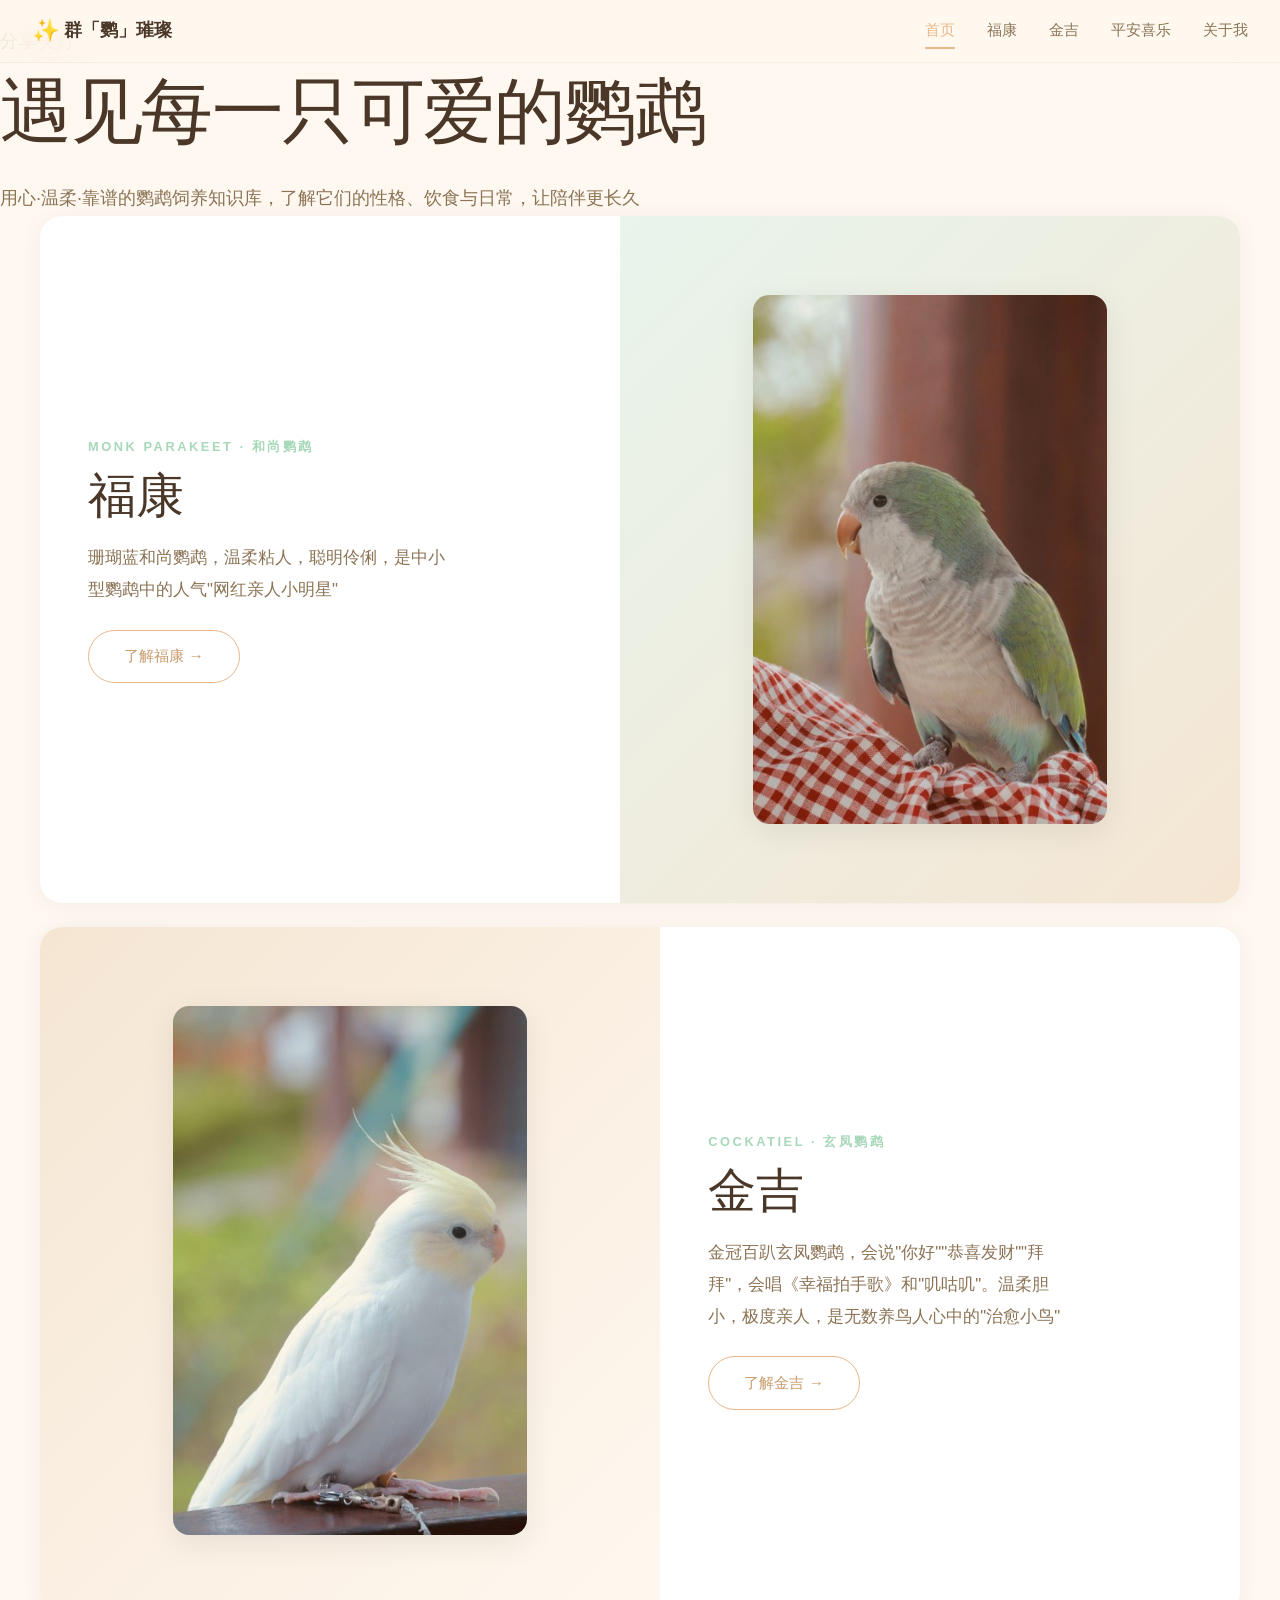
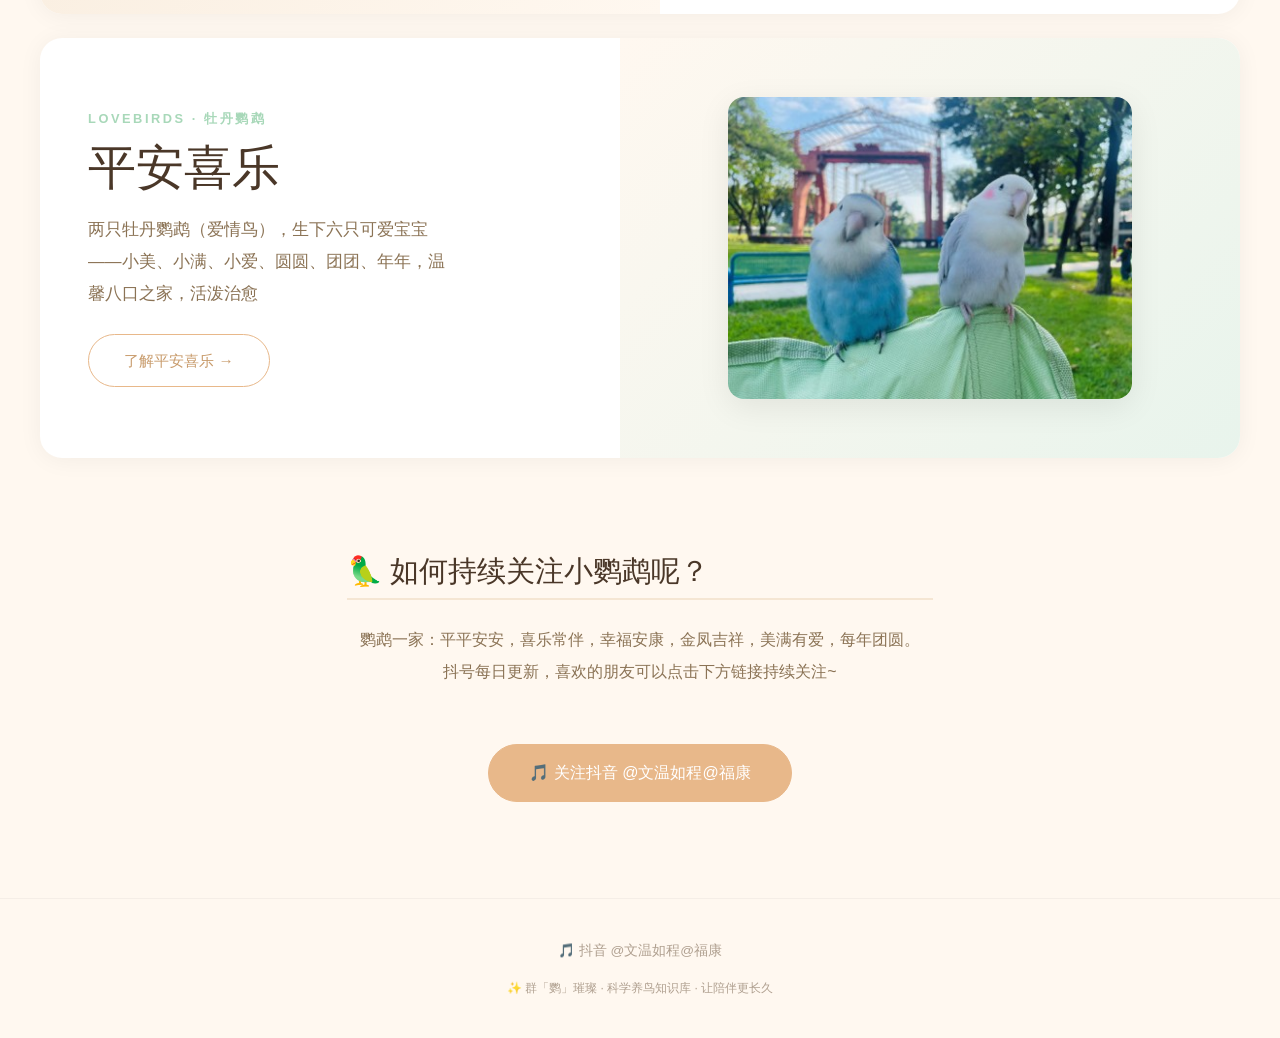
<file: index.html>
<!DOCTYPE html>
<html lang="zh-CN">
<head>
  <meta charset="UTF-8">
  <meta name="viewport" content="width=device-width, initial-scale=1.0">
  <title>群「鹦」璀璨 — 遇见每一只可爱的鹦鹉</title>
  <meta name="description" content="群「鹦」璀璨 — 用心、温柔、靠谱的鹦鹉饲养知识库。了解福康、金吉、平安喜乐的性格、饮食与日常，让陪伴更长久。">
  <link rel="stylesheet" href="css/style.css">
</head>
<body class="home-page">

  <!-- Navigation -->
  <nav class="nav">
    <a href="index.html" class="nav-logo">
      <span class="nav-logo-icon">✨</span>
      <span>群「鹦」璀璨</span>
    </a>
    <div class="nav-links">
      <a href="index.html" class="active">首页</a>
      <a href="fukang.html">福康</a>
      <a href="jinji.html">金吉</a>
      <a href="pinganxile.html">平安喜乐</a>
      <a href="about.html">关于我</a>
    </div>
    <button class="hamburger" aria-label="菜单">
      <span></span><span></span><span></span>
    </button>
  </nav>

  <!-- Mobile Menu -->
  <div class="mobile-menu">
    <a href="index.html" class="active">首页</a>
    <a href="fukang.html">福康</a>
    <a href="jinji.html">金吉</a>
    <a href="pinganxile.html">平安喜乐</a>
    <a href="about.html">关于我</a>
  </div>

  <!-- Hero Section -->
  <section class="hero fade-in">
    <p class="hero-subtitle">分享美好</p>
    <h1>遇见每一只可爱的鹦鹉</h1>
    <p>用心·温柔·靠谱的鹦鹉饲养知识库，了解它们的性格、饮食与日常，让陪伴更长久</p>
  </section>

  <!-- 福康 Card -->
  <section class="parrot-card fade-in">
    <div class="parrot-card-info">
      <span class="section-label">Monk Parakeet · 和尚鹦鹉</span>
      <h2>福康</h2>
      <p>珊瑚蓝和尚鹦鹉，温柔粘人，聪明伶俐，是中小型鹦鹉中的人气"网红亲人小明星"</p>
      <a href="fukang.html" class="btn">了解福康 →</a>
    </div>
    <div class="parrot-card-image gradient-mint">
      <img src="images/fukang/福康照片1.jpg" alt="福康 — 珊瑚蓝和尚鹦鹉" loading="lazy">
    </div>
  </section>

  <!-- 金吉 Card -->
  <section class="parrot-card reverse fade-in">
    <div class="parrot-card-info">
      <span class="section-label">Cockatiel · 玄凤鹦鹉</span>
      <h2>金吉</h2>
      <p>金冠百趴玄凤鹦鹉，会说"你好""恭喜发财""拜拜"，会唱《幸福拍手歌》和"叽咕叽"。温柔胆小，极度亲人，是无数养鸟人心中的"治愈小鸟"</p>
      <a href="jinji.html" class="btn">了解金吉 →</a>
    </div>
    <div class="parrot-card-image gradient-cream">
      <img src="images/jinji/金吉图片1.jpg" alt="金吉 — 金冠百趴玄凤鹦鹉" loading="lazy">
    </div>
  </section>

  <!-- 平安喜乐 Card -->
  <section class="parrot-card fade-in">
    <div class="parrot-card-info">
      <span class="section-label">Lovebirds · 牡丹鹦鹉</span>
      <h2>平安喜乐</h2>
      <p>两只牡丹鹦鹉（爱情鸟），生下六只可爱宝宝——小美、小满、小爱、圆圆、团团、年年，温馨八口之家，活泼治愈</p>
      <a href="pinganxile.html" class="btn">了解平安喜乐 →</a>
    </div>
    <div class="parrot-card-image gradient-warm">
      <img src="images/pinganxile/平安喜乐合照.jpg" alt="平安喜乐 — 牡丹鹦鹉一家" loading="lazy">
    </div>
  </section>

  <!-- Follow Section -->
  <section class="content-section fade-in" style="text-align: center; max-width: 650px; margin: var(--space-3xl) auto var(--space-xl);">
    <h3>🦜 如何持续关注小鹦鹉呢？</h3>
    <p style="font-size: 1rem; line-height: 2; margin: var(--space-lg) 0 var(--space-xl);">
      鹦鹉一家：平平安安，喜乐常伴，幸福安康，金凤吉祥，美满有爱，每年团圆。<br>
      抖号每日更新，喜欢的朋友可以点击下方链接持续关注~
    </p>
    <a href="https://www.douyin.com/user/MS4wLjABAAAAV8rXyBWf4rUyD3MKCl1wyQmlUfeX_6ObO_BlxV5pvEc" target="_blank" rel="noopener" class="btn btn-primary" style="font-size: 1rem; padding: 0.9rem 2.5rem;">🎵 关注抖音 @文温如程@福康</a>
  </section>

  <!-- Footer -->
  <footer class="footer fade-in">
    <div class="footer-social">
      <a href="https://www.douyin.com/user/MS4wLjABAAAAV8rXyBWf4rUyD3MKCl1wyQmlUfeX_6ObO_BlxV5pvEc" target="_blank" rel="noopener">🎵 抖音 @文温如程@福康</a>
    </div>
    <div class="footer-copy">
      ✨ 群「鹦」璀璨 · 科学养鸟知识库 · 让陪伴更长久
    </div>
  </footer>

  <!-- Back to Top -->
  <button class="back-to-top" aria-label="返回顶部">↑</button>

  <script src="js/main.js"></script>
</body>
</html>
</file>
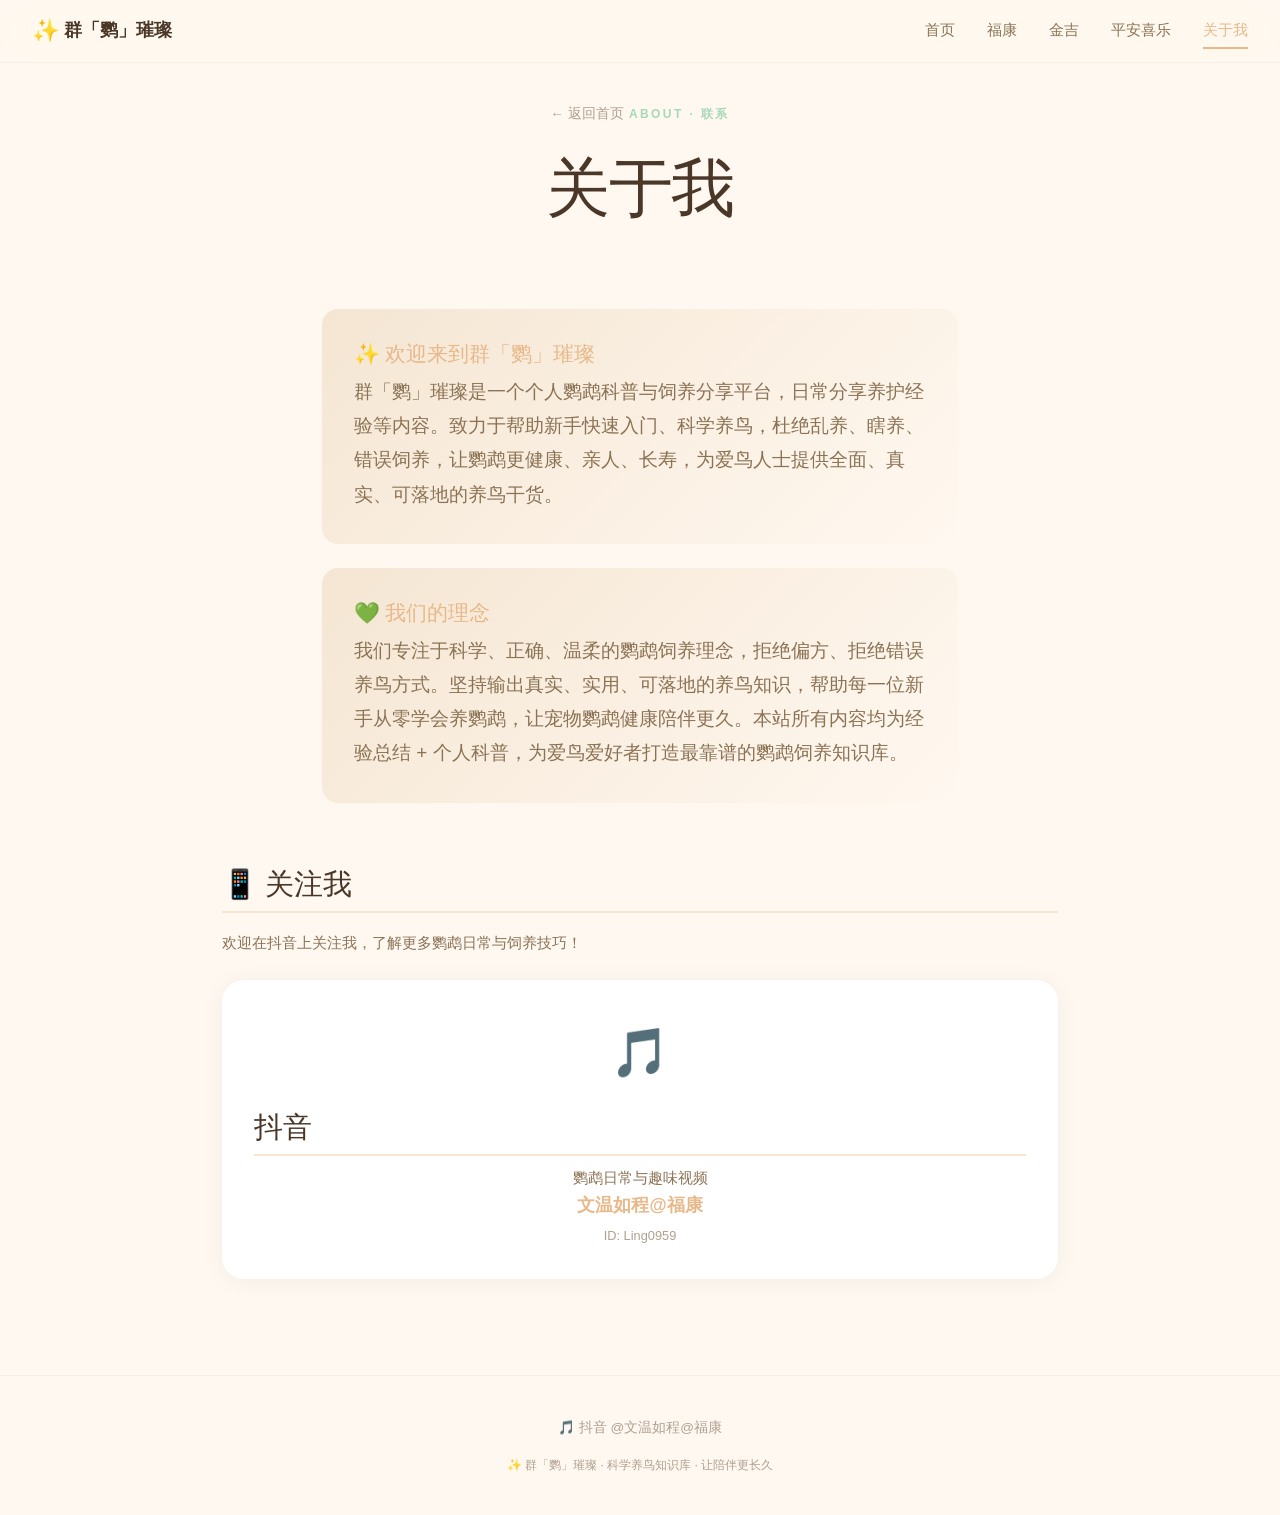
<file: about.html>
<!DOCTYPE html>
<html lang="zh-CN">
<head>
  <meta charset="UTF-8">
  <meta name="viewport" content="width=device-width, initial-scale=1.0">
  <title>关于我 — 群「鹦」璀璨</title>
  <meta name="description" content="群「鹦」璀璨 — 联系我，关注我的抖音，了解更多鹦鹉饲养知识。">
  <link rel="stylesheet" href="css/style.css">
</head>
<body>

  <!-- Navigation -->
  <nav class="nav">
    <a href="index.html" class="nav-logo">
      <span class="nav-logo-icon">✨</span>
      <span>群「鹦」璀璨</span>
    </a>
    <div class="nav-links">
      <a href="index.html">首页</a>
      <a href="fukang.html">福康</a>
      <a href="jinji.html">金吉</a>
      <a href="pinganxile.html">平安喜乐</a>
      <a href="about.html" class="active">关于我</a>
    </div>
    <button class="hamburger" aria-label="菜单">
      <span></span><span></span><span></span>
    </button>
  </nav>

  <!-- Mobile Menu -->
  <div class="mobile-menu">
    <a href="index.html">首页</a>
    <a href="fukang.html">福康</a>
    <a href="jinji.html">金吉</a>
    <a href="pinganxile.html">平安喜乐</a>
    <a href="about.html" class="active">关于我</a>
  </div>

  <!-- Page Header -->
  <header class="page-header fade-in">
    <a href="index.html" class="back-link">← 返回首页</a>
    <span class="section-label">About · 联系</span>
    <h1>关于我</h1>
  </header>

  <!-- About Content -->
  <section class="about-section fade-in">
    <div class="highlight-box">
      <h4>✨ 欢迎来到群「鹦」璀璨</h4>
      <p>群「鹦」璀璨是一个个人鹦鹉科普与饲养分享平台，日常分享养护经验等内容。致力于帮助新手快速入门、科学养鸟，杜绝乱养、瞎养、错误饲养，让鹦鹉更健康、亲人、长寿，为爱鸟人士提供全面、真实、可落地的养鸟干货。</p>
    </div>

    <div class="highlight-box" style="margin-top: var(--space-lg);">
      <h4>💚 我们的理念</h4>
      <p>我们专注于科学、正确、温柔的鹦鹉饲养理念，拒绝偏方、拒绝错误养鸟方式。坚持输出真实、实用、可落地的养鸟知识，帮助每一位新手从零学会养鹦鹉，让宠物鹦鹉健康陪伴更久。本站所有内容均为经验总结 + 个人科普，为爱鸟爱好者打造最靠谱的鹦鹉饲养知识库。</p>
    </div>
  </section>

  <!-- Social Accounts -->
  <section class="content-section fade-in">
    <h3>📱 关注我</h3>
    <p style="margin-bottom: var(--space-lg);">欢迎在抖音上关注我，了解更多鹦鹉日常与饲养技巧！</p>

    <div class="social-cards">
      <div class="social-card" style="cursor:pointer" onclick="window.open('https://www.douyin.com/user/MS4wLjABAAAAV8rXyBWf4rUyD3MKCl1wyQmlUfeX_6ObO_BlxV5pvEc', '_blank')">
        <div class="social-icon">🎵</div>
        <h3>抖音</h3>
        <p>鹦鹉日常与趣味视频</p>
        <div class="social-id">文温如程@福康</div>
        <div style="font-size:0.8rem;color:var(--text-muted);margin-top:4px">ID: Ling0959</div>
      </div>
    </div>
  </section>

  <!-- Footer -->
  <footer class="footer fade-in">
    <div class="footer-social">
      <a href="https://www.douyin.com/user/MS4wLjABAAAAV8rXyBWf4rUyD3MKCl1wyQmlUfeX_6ObO_BlxV5pvEc" target="_blank" rel="noopener">🎵 抖音 @文温如程@福康</a>
    </div>
    <div class="footer-copy">
      ✨ 群「鹦」璀璨 · 科学养鸟知识库 · 让陪伴更长久
    </div>
  </footer>

  <!-- Back to Top -->
  <button class="back-to-top" aria-label="返回顶部">↑</button>

  <script src="js/main.js"></script>
</body>
</html>
</file>
<file: css/style.css>
/* ============================================
   鹦鹉乐园 — Parrot Paradise
   Modern Minimal Warm Design System
   ============================================ */

/* --- CSS Custom Properties --- */
:root {
  /* Warm Color Palette */
  --cream-white: #FFF8F0;
  --cream: #F5E6D3;
  --warm-apricot: #E8B88A;
  --mint-green: #A8D8B9;
  --wood-brown: #8B7355;
  --deep-brown: #4A3728;

  /* Functional Colors */
  --text-primary: #4A3728;
  --text-secondary: #8B7355;
  --text-muted: #B0A090;
  --bg-primary: #FFF8F0;
  --bg-card: #FFFFFF;
  --border-subtle: rgba(0, 0, 0, 0.04);
  --border-medium: rgba(0, 0, 0, 0.08);
  --shadow-card: 0 2px 24px rgba(0, 0, 0, 0.05);
  --shadow-hover: 0 8px 40px rgba(0, 0, 0, 0.08);

  /* Typography */
  --font-display: 'Georgia', 'Noto Serif SC', serif;
  --font-body: -apple-system, BlinkMacSystemFont, 'Segoe UI', 'PingFang SC', 'Microsoft YaHei', sans-serif;
  --font-mono: 'SF Mono', 'Cascadia Code', monospace;

  /* Spacing */
  --space-xs: 4px;
  --space-sm: 8px;
  --space-md: 16px;
  --space-lg: 24px;
  --space-xl: 32px;
  --space-2xl: 48px;
  --space-3xl: 64px;

  /* Border Radius */
  --radius-sm: 8px;
  --radius-md: 16px;
  --radius-lg: 22px;
  --radius-xl: 28px;
  --radius-full: 9999px;

  /* Transitions */
  --ease-out-expo: cubic-bezier(0.19, 1, 0.22, 1);
  --ease-out-quint: cubic-bezier(0.22, 1, 0.36, 1);
  --duration-fast: 0.2s;
  --duration-normal: 0.4s;
  --duration-slow: 0.6s;

  /* Z-index layers */
  --z-nav: 100;
  --z-overlay: 200;
  --z-modal: 300;
}

/* --- Reset & Base --- */
*, *::before, *::after {
  box-sizing: border-box;
  margin: 0;
  padding: 0;
}

html {
  scroll-behavior: smooth;
  -webkit-font-smoothing: antialiased;
  -moz-osx-font-smoothing: grayscale;
}

body {
  font-family: var(--font-body);
  font-size: 19px;
  line-height: 1.7;
  color: var(--text-primary);
  background-color: var(--bg-primary);
  overflow-x: hidden;
}

img {
  display: block;
  max-width: 100%;
  height: auto;
}

a {
  color: inherit;
  text-decoration: none;
  transition: color var(--duration-fast) var(--ease-out-expo);
}

ul {
  list-style: none;
}

/* --- Typography --- */
h1, h2, h3, h4 {
  font-family: var(--font-display);
  font-weight: 400;
  line-height: 1.25;
  color: var(--text-primary);
}

h1 { font-size: clamp(2.6rem, 6vw, 4rem); letter-spacing: -0.02em; }
h2 { font-size: clamp(1.9rem, 4.2vw, 3rem); }
h3 { font-size: clamp(1.4rem, 2.5vw, 1.8rem); }
h4 { font-size: 1.3rem; }

p {
  color: var(--text-secondary);
  line-height: 1.8;
}

.section-label {
  font-size: 0.75rem;
  text-transform: uppercase;
  letter-spacing: 0.2em;
  color: var(--mint-green);
  font-weight: 700;
  font-family: var(--font-body);
}

/* --- Navigation --- */
.nav {
  position: fixed;
  top: 0;
  left: 0;
  right: 0;
  z-index: var(--z-nav);
  padding: 0.75rem var(--space-xl);
  background: rgba(255, 248, 240, 0.75);
  backdrop-filter: blur(20px) saturate(180%);
  -webkit-backdrop-filter: blur(20px) saturate(180%);
  border-bottom: 1px solid var(--border-subtle);
  display: flex;
  align-items: center;
  justify-content: space-between;
  transition: background var(--duration-normal) var(--ease-out-expo);
}

.nav.scrolled {
  background: rgba(255, 248, 240, 0.92);
  box-shadow: 0 1px 16px rgba(0, 0, 0, 0.04);
}

.nav-logo {
  font-family: var(--font-display);
  font-weight: 700;
  font-size: 1.1rem;
  color: var(--deep-brown);
  display: flex;
  align-items: center;
  gap: var(--space-xs);
}

.nav-logo-icon {
  font-size: 1.4rem;
}

.nav-links {
  display: flex;
  gap: var(--space-xl);
  align-items: center;
}

.nav-links a {
  font-size: 0.95rem;
  color: var(--text-secondary);
  padding: var(--space-xs) 0;
  border-bottom: 2px solid transparent;
  transition: all var(--duration-fast) var(--ease-out-expo);
}

.nav-links a:hover,
.nav-links a.active {
  color: var(--warm-apricot);
  border-bottom-color: var(--warm-apricot);
}

/* Hamburger Menu Button */
.hamburger {
  display: none;
  flex-direction: column;
  gap: 5px;
  cursor: pointer;
  padding: var(--space-sm);
  background: none;
  border: none;
  z-index: calc(var(--z-nav) + 1);
}

.hamburger span {
  display: block;
  width: 24px;
  height: 2px;
  background: var(--deep-brown);
  border-radius: 1px;
  transition: all var(--duration-fast) var(--ease-out-expo);
}

.hamburger.active span:nth-child(1) {
  transform: rotate(45deg) translate(5px, 5px);
}

.hamburger.active span:nth-child(2) {
  opacity: 0;
}

.hamburger.active span:nth-child(3) {
  transform: rotate(-45deg) translate(5px, -5px);
}

/* Mobile Menu */
.mobile-menu {
  display: none;
  position: fixed;
  top: 0;
  left: 0;
  right: 0;
  bottom: 0;
  background: rgba(255, 248, 240, 0.97);
  backdrop-filter: blur(20px);
  -webkit-backdrop-filter: blur(20px);
  z-index: var(--z-overlay);
  flex-direction: column;
  align-items: center;
  justify-content: center;
  gap: var(--space-xl);
  opacity: 0;
  pointer-events: none;
  transition: opacity var(--duration-normal) var(--ease-out-expo);
}

.mobile-menu.active {
  opacity: 1;
  pointer-events: auto;
}

.mobile-menu a {
  font-size: 1.5rem;
  font-family: var(--font-display);
  color: var(--deep-brown);
  transition: color var(--duration-fast) var(--ease-out-expo);
}

.mobile-menu a:hover,
.mobile-menu a.active {
  color: var(--warm-apricot);
}

/* --- Homepage Large Typography --- */
.home-page .hero {
  max-width: 760px;
}

.home-page .hero-subtitle {
  font-size: 1.15rem;
  color: var(--warm-apricot);
  margin-bottom: var(--space-sm);
  letter-spacing: 0.05em;
}

.home-page .hero h1 {
  font-size: clamp(2.8rem, 7vw, 4.5rem);
}

.home-page .hero p {
  font-size: 1.15rem;
  color: var(--text-secondary);
  margin-top: var(--space-lg);
  line-height: 1.9;
}

.home-page .parrot-card-info p {
  font-size: 1.05rem;
  max-width: 360px;
  line-height: 1.9;
}

.home-page .section-label {
  font-size: 0.8rem;
}

.home-page .btn {
  font-size: 0.95rem;
  padding: 0.8rem 2.2rem;
}

/* --- Detail Page Info Cards --- */
.info-item .label {
  font-size: 0.95rem;
  text-transform: uppercase;
  letter-spacing: 0.1em;
  color: var(--text-muted);
  margin-bottom: var(--space-xs);
}

.info-item .value {
  font-size: 0.95rem;
  font-weight: 500;
  color: var(--text-primary);
}

/* --- Detail Page Content Text --- */
.content-section p {
  font-size: 0.95rem;
}

.content-section .info-grid + p,
.content-section .care-tips + p {
  font-size: 0.95rem;
}

/* --- Parrot Card --- */
.parrot-card {
  margin: 0 auto var(--space-lg);
  max-width: 1200px;
  border-radius: var(--radius-lg);
  overflow: hidden;
  background: var(--bg-card);
  box-shadow: var(--shadow-card);
  display: flex;
  align-items: stretch;
  min-height: 420px;
  transition: box-shadow var(--duration-normal) var(--ease-out-expo),
              transform var(--duration-normal) var(--ease-out-expo);
}

.parrot-card:hover {
  box-shadow: var(--shadow-hover);
  transform: translateY(-2px);
}

.parrot-card.reverse {
  flex-direction: row-reverse;
}

.parrot-card-info {
  flex: 1;
  padding: 3.5rem 3rem;
  display: flex;
  flex-direction: column;
  justify-content: center;
}

.parrot-card-info h2 {
  margin: var(--space-sm) 0 var(--space-md);
}

.parrot-card-info p {
  font-size: 1.05rem;
  max-width: 360px;
}

.parrot-card-image {
  flex: 1.15;
  display: flex;
  align-items: center;
  justify-content: center;
  overflow: hidden;
  padding: var(--space-xl);
}

.parrot-card-image img {
  max-width: 85%;
  max-height: 85%;
  object-fit: contain;
  border-radius: var(--radius-md);
  box-shadow: 0 8px 32px rgba(0, 0, 0, 0.08);
  transition: transform var(--duration-slow) var(--ease-out-expo);
}

.parrot-card:hover .parrot-card-image img {
  transform: scale(1.03);
}

/* Gradients for card image areas */
.gradient-mint { background: linear-gradient(135deg, #E8F4EC 0%, #F5E6D3 100%); }
.gradient-cream { background: linear-gradient(135deg, #F5E6D3 0%, #FFF8F0 100%); }
.gradient-warm { background: linear-gradient(135deg, #FFF8F0 0%, #E8F4EC 100%); }

/* --- Buttons --- */
.btn {
  display: inline-block;
  padding: 0.8rem 2.2rem;
  border-radius: var(--radius-full);
  border: 1.5px solid var(--warm-apricot);
  color: #C89B6B;
  font-size: 0.95rem;
  font-weight: 500;
  cursor: pointer;
  transition: all var(--duration-fast) var(--ease-out-expo);
  background: transparent;
  font-family: var(--font-body);
  margin-top: var(--space-lg);
  align-self: flex-start;
}

.btn:hover {
  background: var(--warm-apricot);
  color: #fff;
  transform: translateY(-1px);
  box-shadow: 0 4px 16px rgba(232, 184, 138, 0.3);
}

.btn-primary {
  background: var(--warm-apricot);
  color: #fff;
  border-color: var(--warm-apricot);
}

/* --- Footer --- */
.footer {
  padding: 2.5rem var(--space-xl);
  text-align: center;
  border-top: 1px solid var(--border-subtle);
  margin-top: var(--space-3xl);
}

.footer-social {
  display: flex;
  justify-content: center;
  gap: var(--space-lg);
  margin-bottom: var(--space-md);
}

.footer-social a {
  color: var(--text-muted);
  font-size: 0.85rem;
  transition: color var(--duration-fast) var(--ease-out-expo);
}

.footer-social a:hover {
  color: var(--warm-apricot);
}

.footer-copy {
  font-size: 0.75rem;
  color: var(--text-muted);
}

/* --- Page Header (for detail pages) --- */
.page-header {
  padding: 6rem var(--space-xl) 2rem;
  text-align: center;
}

.page-header .section-label {
  display: inline-block;
  margin-bottom: var(--space-sm);
}

.back-link {
  display: inline-flex;
  align-items: center;
  gap: var(--space-xs);
  font-size: 0.85rem;
  color: var(--text-muted);
  margin-bottom: var(--space-lg);
  transition: color var(--duration-fast) var(--ease-out-expo);
}

.back-link:hover {
  color: var(--warm-apricot);
}

/* --- Content Sections (detail pages) --- */
.content-section {
  max-width: 900px;
  margin: 0 auto;
  padding: var(--space-xl) var(--space-xl);
}

.content-section h3 {
  margin-bottom: var(--space-md);
  padding-bottom: var(--space-sm);
  border-bottom: 2px solid var(--cream);
  display: flex;
  align-items: center;
  gap: var(--space-sm);
}

.section-icon {
  font-size: 1.3rem;
}

.info-grid {
  display: grid;
  grid-template-columns: repeat(auto-fit, minmax(200px, 1fr));
  gap: var(--space-md);
  margin-top: var(--space-md);
}

.info-item {
  background: var(--bg-card);
  padding: var(--space-lg);
  border-radius: var(--radius-md);
  box-shadow: var(--shadow-card);
}

/* --- Photo Gallery --- */
.gallery {
  display: grid;
  grid-template-columns: repeat(auto-fill, minmax(320px, 1fr));
  gap: var(--space-lg);
  margin-top: var(--space-md);
}

.gallery-item {
  border-radius: var(--radius-md);
  overflow: hidden;
  cursor: pointer;
  aspect-ratio: 4/3;
  position: relative;
  background: var(--cream);
}

.gallery-item img {
  width: 100%;
  height: 100%;
  object-fit: cover;
  transition: transform var(--duration-slow) var(--ease-out-expo);
}

.gallery-item:hover img {
  transform: scale(1.05);
}

.gallery-item::after {
  content: '🔍';
  position: absolute;
  top: 50%;
  left: 50%;
  transform: translate(-50%, -50%) scale(0);
  font-size: 1.5rem;
  opacity: 0;
  transition: all var(--duration-fast) var(--ease-out-expo);
  pointer-events: none;
}

.gallery-item:hover::after {
  transform: translate(-50%, -50%) scale(1);
  opacity: 1;
}

/* Large standalone image (detail pages) */
.detail-hero-img {
  display: block;
  margin: var(--space-xl) auto;
  max-width: 100%;
  width: 100%;
  border-radius: var(--radius-lg);
  box-shadow: var(--shadow-card);
  cursor: pointer;
  transition: transform var(--duration-slow) var(--ease-out-expo);
}

.detail-hero-img:hover {
  transform: scale(1.02);
}

/* Standalone image wrapper for centered large photos */
.detail-photo {
  text-align: center;
  margin: var(--space-xl) 0;
}

.detail-photo img {
  max-width: 100%;
  width: auto;
  border-radius: var(--radius-lg);
  box-shadow: var(--shadow-card);
  cursor: pointer;
  display: inline-block;
}

/* --- Video Cards --- */
.video-card {
  background: var(--bg-card);
  border-radius: var(--radius-md);
  overflow: hidden;
  box-shadow: var(--shadow-card);
  cursor: pointer;
  transition: all var(--duration-normal) var(--ease-out-expo);
}

.video-card:hover {
  box-shadow: var(--shadow-hover);
  transform: translateY(-2px);
}

.video-thumb {
  background: linear-gradient(135deg, var(--cream), var(--cream-white));
  height: 200px;
  display: flex;
  align-items: center;
  justify-content: center;
  font-size: 3rem;
  position: relative;
}

.video-thumb::after {
  content: '';
  position: absolute;
  width: 64px;
  height: 64px;
  border-radius: 50%;
  background: rgba(255, 255, 255, 0.9);
  box-shadow: 0 4px 16px rgba(0, 0, 0, 0.1);
}

.video-thumb .play-icon {
  position: relative;
  z-index: 1;
  font-size: 1.5rem;
  margin-left: 4px;
}

.video-card .video-label {
  padding: var(--space-md);
  font-size: 0.9rem;
  color: var(--text-primary);
  font-weight: 500;
}

/* --- Lightbox --- */
.lightbox {
  display: none;
  position: fixed;
  top: 0;
  left: 0;
  right: 0;
  bottom: 0;
  background: rgba(0, 0, 0, 0.92);
  z-index: var(--z-modal);
  align-items: center;
  justify-content: center;
  cursor: pointer;
}

.lightbox.active {
  display: flex;
}

.lightbox img {
  max-width: 90vw;
  max-height: 85vh;
  object-fit: contain;
  border-radius: var(--radius-sm);
  animation: lightboxIn var(--duration-normal) var(--ease-out-expo);
}

.lightbox-close {
  position: absolute;
  top: var(--space-lg);
  right: var(--space-lg);
  color: #fff;
  font-size: 2rem;
  cursor: pointer;
  width: 48px;
  height: 48px;
  display: flex;
  align-items: center;
  justify-content: center;
  border-radius: 50%;
  background: rgba(255, 255, 255, 0.1);
  transition: background var(--duration-fast) var(--ease-out-expo);
}

.lightbox-close:hover {
  background: rgba(255, 255, 255, 0.2);
}

@keyframes lightboxIn {
  from { opacity: 0; transform: scale(0.92); }
  to { opacity: 1; transform: scale(1); }
}

/* --- Video Modal --- */
.video-modal {
  display: none;
  position: fixed;
  top: 0;
  left: 0;
  right: 0;
  bottom: 0;
  background: rgba(0, 0, 0, 0.85);
  z-index: var(--z-modal);
  align-items: center;
  justify-content: center;
}

.video-modal.active {
  display: flex;
}

.video-modal-content {
  position: relative;
  width: 90vw;
  max-width: 900px;
  animation: lightboxIn var(--duration-normal) var(--ease-out-expo);
}

.video-modal-content video {
  width: 100%;
  border-radius: var(--radius-md);
  background: #000;
}

/* --- Bilibili Embed --- */
.bilibili-container {
  position: relative;
  width: 100%;
  padding-top: 56.25%; /* 16:9 aspect ratio */
}

.bilibili-container iframe {
  position: absolute;
  top: 0;
  left: 0;
  width: 100%;
  height: 100%;
  border-radius: var(--radius-md);
  border: none;
}

.video-modal-close {
  position: absolute;
  top: -48px;
  right: 0;
  color: #fff;
  font-size: 2rem;
  cursor: pointer;
  width: 40px;
  height: 40px;
  display: flex;
  align-items: center;
  justify-content: center;
  border-radius: 50%;
  background: none;
  border: none;
  transition: opacity var(--duration-fast) var(--ease-out-expo);
}

.video-modal-close:hover {
  opacity: 0.7;
}

/* --- Back to Top --- */
.back-to-top {
  position: fixed;
  bottom: var(--space-xl);
  right: var(--space-xl);
  width: 48px;
  height: 48px;
  border-radius: 50%;
  background: var(--bg-card);
  box-shadow: var(--shadow-card);
  border: 1px solid var(--border-medium);
  cursor: pointer;
  display: flex;
  align-items: center;
  justify-content: center;
  font-size: 1.25rem;
  color: var(--text-secondary);
  opacity: 0;
  transform: translateY(16px);
  pointer-events: none;
  transition: all var(--duration-normal) var(--ease-out-expo);
  z-index: var(--z-overlay);
}

.back-to-top.visible {
  opacity: 1;
  transform: translateY(0);
  pointer-events: auto;
}

.back-to-top:hover {
  box-shadow: var(--shadow-hover);
  transform: translateY(-2px);
}

/* --- Scroll Animation --- */
.fade-in {
  opacity: 0;
  transform: translateY(30px);
  transition: opacity var(--duration-slow) var(--ease-out-quint),
              transform var(--duration-slow) var(--ease-out-quint);
}

.fade-in.visible {
  opacity: 1;
  transform: translateY(0);
}

/* Stagger children */
.stagger-children > * {
  opacity: 0;
  transform: translateY(20px);
  transition: opacity 0.5s var(--ease-out-quint),
              transform 0.5s var(--ease-out-quint);
}

.stagger-children.visible > *:nth-child(1) { transition-delay: 0s; opacity: 1; transform: translateY(0); }
.stagger-children.visible > *:nth-child(2) { transition-delay: 0.1s; opacity: 1; transform: translateY(0); }
.stagger-children.visible > *:nth-child(3) { transition-delay: 0.2s; opacity: 1; transform: translateY(0); }
.stagger-children.visible > *:nth-child(4) { transition-delay: 0.3s; opacity: 1; transform: translateY(0); }
.stagger-children.visible > *:nth-child(5) { transition-delay: 0.4s; opacity: 1; transform: translateY(0); }
.stagger-children.visible > *:nth-child(6) { transition-delay: 0.5s; opacity: 1; transform: translateY(0); }

/* --- Care Tips Cards --- */
.care-tips {
  display: grid;
  grid-template-columns: repeat(auto-fit, minmax(250px, 1fr));
  gap: var(--space-md);
  margin-top: var(--space-md);
}

.tip-card {
  background: var(--bg-card);
  padding: var(--space-xl);
  border-radius: var(--radius-md);
  box-shadow: var(--shadow-card);
  border-left: 3px solid var(--mint-green);
  transition: all var(--duration-normal) var(--ease-out-expo);
}

.tip-card:hover {
  box-shadow: var(--shadow-hover);
  transform: translateY(-2px);
}

.tip-card .tip-icon {
  font-size: 2rem;
  margin-bottom: var(--space-md);
}

.tip-card h4 {
  margin-bottom: var(--space-sm);
}

.tip-card p {
  font-size: 0.9rem;
}

/* --- About Page --- */
.about-section {
  max-width: 700px;
  margin: 0 auto;
  padding: var(--space-xl);
}

.social-cards {
  display: grid;
  grid-template-columns: repeat(auto-fit, minmax(250px, 1fr));
  gap: var(--space-md);
  margin-top: var(--space-lg);
}

.social-card {
  background: var(--bg-card);
  padding: var(--space-xl);
  border-radius: var(--radius-lg);
  text-align: center;
  box-shadow: var(--shadow-card);
  transition: all var(--duration-normal) var(--ease-out-expo);
}

.social-card:hover {
  box-shadow: var(--shadow-hover);
  transform: translateY(-2px);
}

.social-card .social-icon {
  font-size: 3rem;
  margin-bottom: var(--space-md);
}

.social-card h3 {
  margin-bottom: var(--space-sm);
}

.social-card .social-id {
  font-size: 1.1rem;
  color: var(--warm-apricot);
  font-weight: 600;
}

/* --- Family Section for 平安喜乐 --- */
.family-tree {
  display: flex;
  flex-wrap: wrap;
  gap: var(--space-lg);
  justify-content: center;
  align-items: center;
  margin-top: var(--space-lg);
}

.family-member {
  text-align: center;
  background: var(--bg-card);
  padding: var(--space-lg);
  border-radius: var(--radius-md);
  box-shadow: var(--shadow-card);
}

.family-member .member-icon {
  font-size: 3rem;
  margin-bottom: var(--space-sm);
}

.family-member .member-name {
  font-weight: 600;
  color: var(--text-primary);
}

.family-member .member-role {
  font-size: 0.8rem;
  color: var(--text-muted);
}

.family-heart {
  font-size: 2rem;
  color: var(--warm-apricot);
}

/* --- Highlight Box --- */
.highlight-box {
  background: linear-gradient(135deg, var(--cream), var(--cream-white));
  border-radius: var(--radius-md);
  padding: var(--space-xl);
  margin-top: var(--space-md);
}

.highlight-box h4 {
  color: var(--warm-apricot);
  margin-bottom: var(--space-sm);
}

/* --- Responsive: Tablet (≤768px) --- */
@media (max-width: 768px) {
  .nav {
    padding: 0.65rem var(--space-lg);
  }

  .nav-links {
    display: none;
  }

  .hamburger {
    display: flex;
  }

  .mobile-menu {
    display: flex;
  }

  .hero {
    padding: 6rem var(--space-lg) 3rem;
  }

  .home-page .hero h1 {
    font-size: 2.2rem;
  }

  .home-page .hero p {
    font-size: 1.15rem;
  }

  .home-page .parrot-card-info p {
    font-size: 1rem;
  }

  .parrot-card {
    flex-direction: column !important;
    min-height: auto;
    margin: 0 var(--space-md) var(--space-lg);
    border-radius: var(--radius-md);
  }

  .parrot-card-image {
    min-height: 280px;
    padding: var(--space-lg);
  }

  .parrot-card-image img {
    max-width: 70%;
    max-height: 70%;
  }

  .parrot-card-info {
    padding: var(--space-xl) var(--space-lg);
  }

  .parrot-card-info h2 {
    font-size: 1.75rem;
  }

  .gallery {
    grid-template-columns: repeat(2, 1fr);
    gap: var(--space-sm);
  }

  .content-section {
    padding: var(--space-xl) var(--space-lg);
  }

  .info-grid {
    grid-template-columns: 1fr 1fr;
  }

  .care-tips {
    grid-template-columns: 1fr;
  }

  .back-to-top {
    bottom: var(--space-lg);
    right: var(--space-lg);
    width: 42px;
    height: 42px;
  }
}

/* --- Responsive: Mobile (≤480px) --- */
@media (max-width: 480px) {
  :root {
    --space-xl: 20px;
    --space-lg: 16px;
    --space-2xl: 32px;
    --space-3xl: 48px;
  }

  .nav {
    padding: 0.55rem var(--space-md);
  }

  .nav-logo {
    font-size: 0.95rem;
  }

  .hero {
    padding: 5rem var(--space-md) 2.5rem;
  }

  .hero h1 {
    font-size: 1.75rem;
  }

  .hero p {
    font-size: 0.9rem;
  }

  .home-page .hero h1 {
    font-size: 2rem;
  }

  .home-page .hero p {
    font-size: 1.1rem;
  }

  .home-page .parrot-card-info p {
    font-size: 0.9rem;
  }

  .parrot-card {
    margin: 0 var(--space-sm) var(--space-md);
    border-radius: var(--radius-md);
  }

  .parrot-card-image {
    min-height: 240px;
    padding: var(--space-md);
  }

  .parrot-card-image img {
    max-width: 75%;
    max-height: 75%;
  }

  .parrot-card-info {
    padding: var(--space-lg) var(--space-md);
  }

  .parrot-card-info h2 {
    font-size: 1.5rem;
  }

  .parrot-card-info p {
    font-size: 0.8rem;
  }

  .btn {
    padding: 0.6rem 1.5rem;
    font-size: 0.8rem;
  }

  .gallery {
    grid-template-columns: 1fr 1fr;
    gap: var(--space-sm);
  }

  .gallery-item {
    aspect-ratio: 1/1;
  }

  .info-grid {
    grid-template-columns: 1fr 1fr;
  }

  .video-modal-content {
    width: 95vw;
  }

  .footer {
    padding: 1.5rem var(--space-md);
  }

  .footer-social {
    flex-direction: column;
    gap: var(--space-sm);
  }

  .social-cards {
    grid-template-columns: 1fr;
  }

  .content-section {
    padding: var(--space-lg) var(--space-md);
  }
}
</file>
